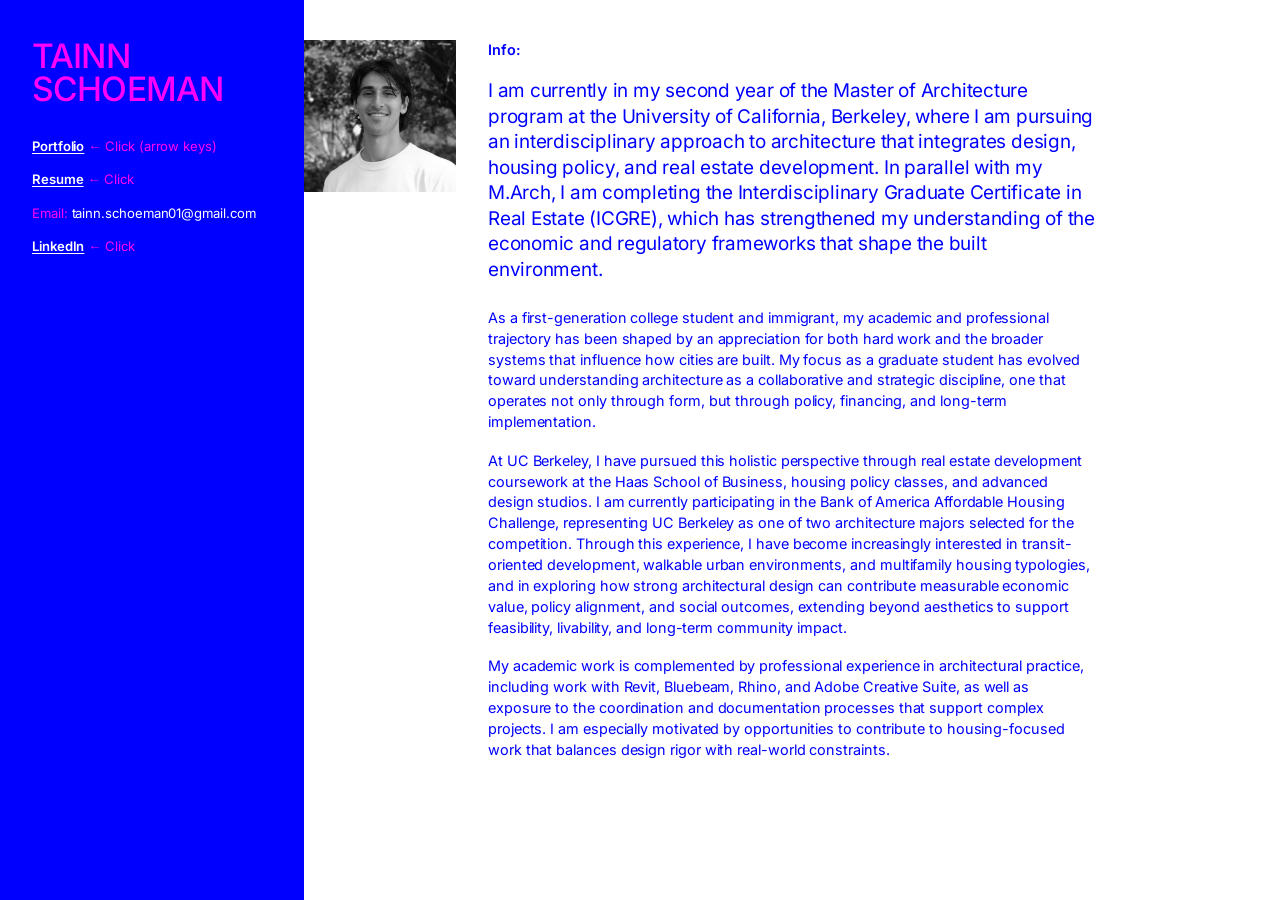
<file: index.html>
<!doctype html>
<html lang="en">
<head>
  <meta charset="utf-8">
  <meta name="viewport" content="width=device-width, initial-scale=1">
  <title>tainn schoeman</title>
  <meta name="description" content="Tainn Schoeman - Master of Architecture candidate at UC Berkeley. Portfolio, resume and contact.">
  <link rel="icon" href="assets/favicon.svg" type="image/svg+xml">
  <link rel="preload" href="assets/fonts/inter-latin.woff2" as="font" type="font/woff2" crossorigin>
  <link rel="stylesheet" href="styles.css?v=2026-10-14e">
</head>
<body class="home">
  <a class="skip" href="#main">Skip to Content</a>

  <main id="main" class="page">
    <aside class="side">
      <p class="name">Tainn Schoeman</p>

      <ul class="links">
        <li><a href="portfolio.html" data-slideshow>Portfolio</a> <span class="hint">&larr; Click (arrow keys)</span></li>
        <li><a href="assets/Tainn_Schoeman_Resume.pdf">Resume</a> <span class="hint">&larr; Click</span></li>
        <li><span class="quiet">Email:</span> <a class="plain" href="mailto:tainn.schoeman01@gmail.com">tainn.schoeman01@gmail.com</a></li>
        <li><a href="https://www.linkedin.com/in/tainn-schoeman-a45242202/" rel="me noopener">LinkedIn</a> <span class="hint">&larr; Click</span></li>
      </ul>
    </aside>

    <img class="headshot" src="assets/headshot.png" alt="Portrait of Tainn Schoeman" width="231" height="231">

    <section class="info">
      <p class="label">Info:</p>

      <p class="lede">I am currently in my second year of the Master of Architecture program at the University of California, Berkeley, where I am pursuing an interdisciplinary approach to architecture that integrates design, housing policy, and real estate development. In parallel with my M.Arch, I am completing the Interdisciplinary Graduate Certificate in Real Estate (ICGRE), which has strengthened my understanding of the economic and regulatory frameworks that shape the built environment.</p>

      <p>As a first-generation college student and immigrant, my academic and professional trajectory has been shaped by an appreciation for both hard work and the broader systems that influence how cities are built. My focus as a graduate student has evolved toward understanding architecture as a collaborative and strategic discipline, one that operates not only through form, but through policy, financing, and long-term implementation.</p>

      <p>At UC Berkeley, I have pursued this holistic perspective through real estate development coursework at the Haas School of Business, housing policy classes, and advanced design studios. I am currently participating in the Bank of America Affordable Housing Challenge, representing UC Berkeley as one of two architecture majors selected for the competition. Through this experience, I have become increasingly interested in transit-oriented development, walkable urban environments, and multifamily housing typologies, and in exploring how strong architectural design can contribute measurable economic value, policy alignment, and social outcomes, extending beyond aesthetics to support feasibility, livability, and long-term community impact.</p>

      <p>My academic work is complemented by professional experience in architectural practice, including work with Revit, Bluebeam, Rhino, and Adobe Creative Suite, as well as exposure to the coordination and documentation processes that support complex projects. I am especially motivated by opportunities to contribute to housing-focused work that balances design rigor with real-world constraints.</p>
    </section>
  </main>

  <script src="slideshow.js?v=2026-10-14b"></script>
</body>
</html>
</file>
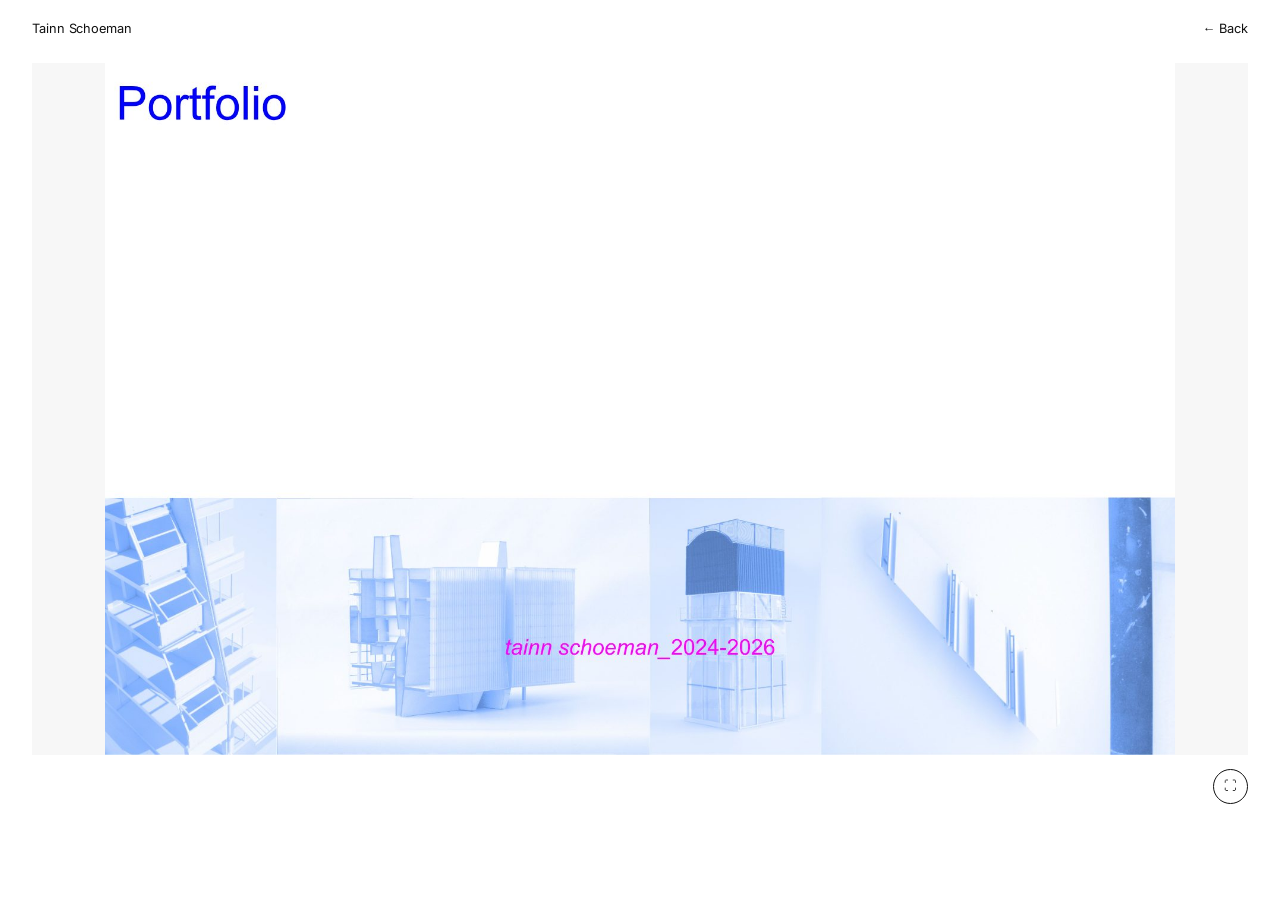
<file: portfolio.html>
<!doctype html>
<html lang="en">
<head>
  <meta charset="utf-8">
  <meta name="viewport" content="width=device-width, initial-scale=1">
  <title>Portfolio - tainn schoeman</title>
  <meta name="description" content="Tainn Schoeman - architecture portfolio 2024-2026, viewable as a slideshow.">
  <link rel="icon" href="assets/favicon.svg" type="image/svg+xml">
  <link rel="preload" href="assets/fonts/inter-latin.woff2" as="font" type="font/woff2" crossorigin>
  <link rel="stylesheet" href="styles.css?v=2026-10-14e">
</head>
<body>
  <header class="site-header">
    <a href="./">Tainn Schoeman</a>
    <nav>
      <a href="./">&larr; Back</a>
    </nav>
  </header>

  <main class="portfolio">
    <h1 class="visually-hidden">Portfolio</h1>

    <div id="slideshow" aria-roledescription="carousel" aria-label="Portfolio slideshow">
      <div class="stage">
        <img id="slide" alt="Portfolio slide 1 of 52" decoding="async">
      </div>
      <div class="controls">
        <button type="button" id="fullscreen" aria-label="Toggle fullscreen" title="Fullscreen">&#x26F6;</button>
      </div>
    </div>
  </main>

  <script src="slideshow.js?v=2026-10-14b"></script>
</body>
</html>
</file>
<file: styles.css>
/* tainnschoeman.com
   Layout follows the original site: a narrow column (portrait, name, links) beside the Info text.
   Type is borrowed from the reference template: one grotesque sans, an uppercase tightly
   tracked headline, small bold labels, a larger opening paragraph, and hairline rules. */

@font-face {
  font-family: "Inter";
  src: url("assets/fonts/inter-latin.woff2") format("woff2");
  font-weight: 100 900;
  font-style: normal;
  font-display: swap;
}

:root {
  --pink: #ff00fb;
  --blue: #0000ff; /* the blue of the portfolio slides */
  --ink: #111;
  --muted: #6b6b6b;
  --rule: #d9d9d9;
  --field: #f7f7f7;
  --paper: #fff;
  --font: "Inter", "Helvetica Neue", Helvetica, Arial, sans-serif;
}

* { box-sizing: border-box; }
html { -webkit-text-size-adjust: 100%; }

body {
  margin: 0;
  background: var(--paper);
  color: var(--ink);
  font-family: var(--font);
  font-size: 15px;
  line-height: 1.45;
  letter-spacing: -0.005em;
  -webkit-font-smoothing: antialiased;
}

a { color: inherit; text-decoration: underline; text-underline-offset: 0.18em; text-decoration-thickness: 1px; }
a:hover, a:focus-visible { color: var(--pink); }

.skip { position: absolute; left: -999px; top: 0; background: var(--ink); color: #fff; padding: 0.5rem 0.75rem; }
.skip:focus { left: 0.5rem; top: 0.5rem; z-index: 10; }

/* ---------- Header ---------- */

.site-header {
  display: flex; justify-content: space-between; align-items: baseline;
  padding: 1.25rem 2rem 0;
  font-size: 0.8rem;
}
.site-header a { text-decoration: none; }
.site-header nav { display: flex; gap: 1.25rem; }

/* ---------- Home page ---------- */

.page {
  display: grid;
  grid-template-columns: 15rem minmax(0, 38rem);
  column-gap: 4rem;
  padding: 2.5rem 2rem 4rem;
}

.headshot { display: block; width: 9.5rem; height: 9.5rem; object-fit: cover; }

/* The template headline: uppercase, medium weight, tight tracking, tight leading. */
.name {
  margin: 1.75rem 0 1.5rem;
  color: var(--pink);
  font-size: 2.1rem;
  font-weight: 500;
  line-height: 0.98;
  letter-spacing: -0.025em;
  text-transform: uppercase;
}

/* The template label/value rows: small text between hairline rules. */
.links { margin: 0; padding: 0; list-style: none; border-top: 1px solid var(--ink); }
.links li { padding: 0.75rem 0; border-bottom: 1px solid var(--rule); font-size: 0.82rem; }
.links a { font-weight: 600; }
.links a.plain { font-weight: 400; color: var(--pink); text-decoration: none; overflow-wrap: anywhere; }
.links a.plain:hover { text-decoration: underline; }
.links a.quiet { font-weight: 400; text-decoration: none; }
.links a.quiet:hover { color: var(--pink); }
.hint { color: var(--pink); }
.quiet { color: var(--muted); }

/* The template section label: small and bold, over a black rule. */
.label {
  margin: 0 0 1rem;
  padding-top: 0.75rem;
  border-top: 1px solid var(--ink);
  font-size: 0.8rem;
  font-weight: 600;
}

.info p { margin: 0 0 1.1rem; font-size: 0.9rem; }
/* The template opening paragraph: a size up, tighter tracking. */
.info p.lede { font-size: 1.18rem; line-height: 1.35; letter-spacing: -0.012em; margin-bottom: 1.6rem; }
.info p:last-child { margin-bottom: 0; }

/* ---------- Home page colours ----------
   Left: a full-height blue ribbon with pink text and white links.
   Right: white page with the Info text in the same blue. */

body.home { background: var(--paper); color: var(--blue); }

/* One grid row: the ribbon in column 1; the photo and the Info text share column 2.
   The photo hugs the ribbon's edge at the top; the Info text is centred in the white area. */
body.home .page {
  grid-template-columns: 19rem minmax(0, 1fr);
  grid-template-rows: auto;
  column-gap: 0;
  padding: 0;
  min-height: 100vh;
}

body.home .side {
  grid-column: 1; grid-row: 1;
  background: var(--blue);
  color: var(--pink);
  padding: 2.5rem 2rem 3rem;
}
body.home .side .name { margin-top: 0; }
body.home .side a,
body.home .side .links a.plain,
body.home .side .links a.quiet { color: #fff; }
body.home .side a:hover,
body.home .side a:focus-visible,
body.home .side .links a.quiet:hover { color: var(--pink); }
body.home .side .hint,
body.home .side .quiet { color: var(--pink); }
body.home .side .links,
body.home .side .links li { border: 0; }
body.home .side .links li { padding: 0.45rem 0; }

body.home .headshot {
  grid-column: 2; grid-row: 1;
  justify-self: start; align-self: start;
  margin-top: 2.5rem;
}

/* The text column is 38rem; centred, it clears the photo on any screen 1264px or wider. */
body.home .info {
  grid-column: 2; grid-row: 1;
  justify-self: center;
  width: 100%;
  max-width: 38rem;
  padding: 2.5rem 0 4rem;
  color: var(--blue);
}
body.home .label { border-top: 0; padding-top: 0; }

/* Smaller laptops: not enough room to centre, so the text starts just past the photo. */
@media (min-width: 1024px) and (max-width: 1263px) {
  body.home .info { justify-self: start; margin-left: 12rem; margin-right: 2.5rem; width: auto; }
}

/* Tablets and phones: ribbon on top, the photo directly beneath it, then the Info text. */
@media (max-width: 1023px) {
  body.home .page { grid-template-columns: 1fr; }
  body.home .side,
  body.home .headshot,
  body.home .info { grid-column: 1; grid-row: auto; }
  body.home .side { padding: 1.5rem 1.25rem 1.75rem; }
  body.home .headshot { margin-top: 0; }
  body.home .info { justify-self: start; max-width: 38rem; padding: 2rem 1.25rem 3rem; }
}

/* ---------- Portfolio page ---------- */

.portfolio { padding: 1.5rem 2rem 2rem; }
.portfolio .name { margin: 0 0 1.25rem; }

.stage { display: grid; place-items: center; background: var(--field); }
.stage img { display: block; max-width: 100%; max-height: calc(100vh - 13rem); cursor: e-resize; user-select: none; }

.controls { display: flex; justify-content: flex-end; align-items: center; gap: 0.75rem; padding-top: 0.9rem; font-size: 0.8rem; }
.controls button {
  font: inherit; cursor: pointer;
  border: 1px solid var(--ink); background: #fff; color: var(--ink);
  width: 2.2rem; height: 2.2rem; border-radius: 50%;
  display: grid; place-items: center;
}
.controls button:hover { background: var(--pink); border-color: var(--pink); color: #fff; }
.controls .counter { min-width: 4.5rem; text-align: center; font-variant-numeric: tabular-nums; }
.controls .spacer { flex: 1; }

#slideshow:fullscreen { background: #fff; display: grid; place-items: center; }
#slideshow:fullscreen .stage { background: #fff; width: 100%; height: 100%; }
#slideshow:fullscreen .stage img { max-height: 100vh; }
#slideshow:fullscreen .controls { display: none; }

/* ---------- Fullscreen slideshow opened from the home page ---------- */

html.viewer-open { overflow: hidden; }
.viewer {
  position: fixed; inset: 0; z-index: 100;
  display: grid; place-items: center;
  background: #fff;
}
.viewer-slide {
  display: block;
  max-width: 100vw; max-height: 100vh; max-height: 100dvh;
  cursor: e-resize; user-select: none; -webkit-user-select: none;
}
/* Only needed where the browser could not go fullscreen (no Escape key on a phone). */
.viewer-close {
  position: absolute; top: 0.75rem; right: 0.75rem;
  width: 2.4rem; height: 2.4rem; border-radius: 50%;
  border: 1px solid var(--ink); background: #fff; color: var(--ink);
  font: inherit; font-size: 1.4rem; line-height: 1; cursor: pointer;
  display: grid; place-items: center;
}
.viewer-close:hover { background: var(--pink); border-color: var(--pink); color: #fff; }
.viewer.is-fullscreen .viewer-close { display: none; }

.visually-hidden {
  position: absolute; width: 1px; height: 1px; overflow: hidden;
  clip: rect(0 0 0 0); clip-path: inset(50%); white-space: nowrap;
}

/* ---------- Small screens ---------- */

@media (max-width: 760px) {
  .site-header { padding: 1rem 1rem 0; }
  .page { grid-template-columns: 1fr; row-gap: 2.5rem; padding: 1.75rem 1rem 3rem; }
  body.home .page { padding: 0; row-gap: 0; }
  body.home .side { padding: 1.25rem 1rem 1.5rem; }
  body.home .info { padding: 1.75rem 1rem 3rem; }
  .portfolio { padding: 1.25rem 1rem 2rem; }
  .stage img { max-height: 70vh; }
  .controls .quiet { display: none; }
}
</file>
